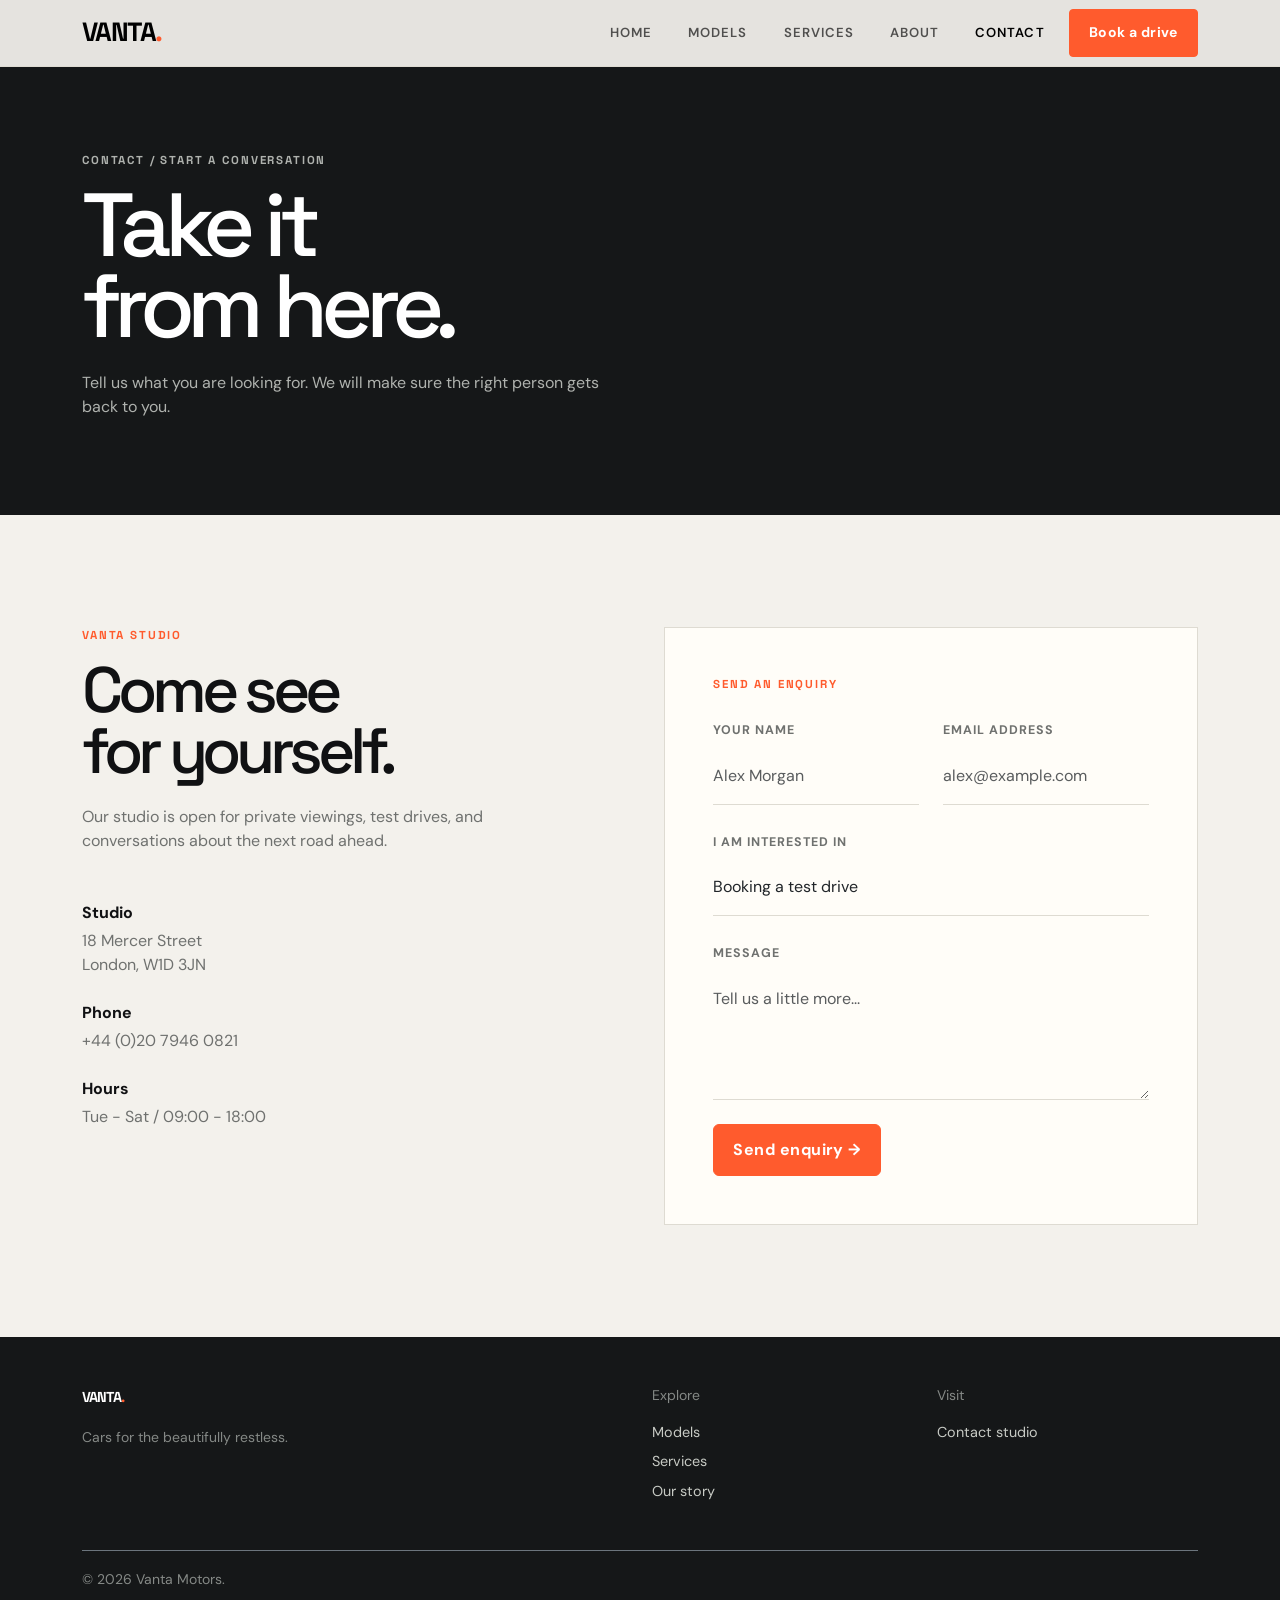
<file: contact.html>
<!doctype html>
<html lang="en"><head><meta charset="utf-8"><meta name="viewport" content="width=device-width, initial-scale=1"><title>Contact | Vanta Motors</title><link href="https://cdn.jsdelivr.net/npm/bootstrap@5.3.3/dist/css/bootstrap.min.css" rel="stylesheet"><link rel="stylesheet" href="style.css"></head><body>
<nav class="navbar navbar-expand-lg fixed-top"><div class="container"><a class="navbar-brand" href="index.html">VANTA<span>.</span></a><button class="navbar-toggler" type="button" data-bs-toggle="collapse" data-bs-target="#nav"><span class="navbar-toggler-icon"></span></button><div class="collapse navbar-collapse" id="nav"><ul class="navbar-nav ms-auto align-items-lg-center"><li><a class="nav-link" href="index.html">Home</a></li><li><a class="nav-link" href="models.html">Models</a></li><li><a class="nav-link" href="services.html">Services</a></li><li><a class="nav-link" href="about.html">About</a></li><li><a class="nav-link active" href="contact.html">Contact</a></li><li class="ms-lg-3 mt-2 mt-lg-0"><a class="btn btn-accent btn-sm" href="contact.html">Book a drive</a></li></ul></div></div></nav>
<main><header class="page-hero"><div class="container"><p class="eyebrow">Contact / start a conversation</p><h1>Take it<br>from here.</h1><p class="mt-4">Tell us what you are looking for. We will make sure the right person gets back to you.</p></div></header><section class="section"><div class="container"><div class="row g-5"><div class="col-lg-5"><p class="eyebrow">Vanta studio</p><h2>Come see<br>for yourself.</h2><p class="section-lead mt-4">Our studio is open for private viewings, test drives, and conversations about the next road ahead.</p><div class="mt-5"><p class="mb-1"><strong>Studio</strong></p><p class="section-lead">18 Mercer Street<br>London, W1D 3JN</p><p class="mb-1 mt-4"><strong>Phone</strong></p><p class="section-lead">+44 (0)20 7946 0821</p><p class="mb-1 mt-4"><strong>Hours</strong></p><p class="section-lead">Tue - Sat / 09:00 - 18:00</p></div></div><div class="col-lg-6 offset-lg-1"><form class="contact-panel"><p class="eyebrow mb-4">Send an enquiry</p><div class="row g-4"><div class="col-md-6"><label class="form-label" for="name">Your name</label><input class="form-control" id="name" type="text" placeholder="Alex Morgan"></div><div class="col-md-6"><label class="form-label" for="email">Email address</label><input class="form-control" id="email" type="email" placeholder="alex@example.com"></div><div class="col-12"><label class="form-label" for="interest">I am interested in</label><select class="form-select" id="interest"><option>Booking a test drive</option><option>V8 / Carbon</option><option>R1 / Roadster</option><option>S / Quiet storm</option><option>Vanta service</option></select></div><div class="col-12"><label class="form-label" for="message">Message</label><textarea class="form-control" id="message" rows="4" placeholder="Tell us a little more..."></textarea></div><div class="col-12"><button class="btn btn-accent" type="submit">Send enquiry &rarr;</button></div></div></form></div></div></div></section></main>
<footer class="footer"><div class="container"><div class="row g-4"><div class="col-md-6"><a class="navbar-brand text-white" href="index.html">VANTA<span>.</span></a><p class="mt-3 mb-0"><small>Cars for the beautifully restless.</small></p></div><div class="col-6 col-md-3"><small class="d-block mb-3">Explore</small><a class="d-block mb-2" href="models.html">Models</a><a class="d-block mb-2" href="services.html">Services</a><a class="d-block" href="about.html">Our story</a></div><div class="col-6 col-md-3"><small class="d-block mb-3">Visit</small><a class="d-block" href="contact.html">Contact studio</a></div></div><div class="border-top border-secondary mt-5 pt-3"><small>© 2026 Vanta Motors.</small></div></div></footer><script src="https://cdn.jsdelivr.net/npm/bootstrap@5.3.3/dist/js/bootstrap.bundle.min.js"></script></body></html>
</file>
<file: style.css>
@import url('https://fonts.googleapis.com/css2?family=DM+Sans:wght@400;500;600;700&family=Space+Grotesk:wght@400;500;600;700&display=swap');

:root {
  --ink: #101113;
  --muted: #6f716f;
  --paper: #f3f1ec;
  --white: #fffdf8;
  --line: #dedbd2;
  --accent: #ff5b2d;
  --accent-dark: #d9431b;
  --night: #151718;
}

* { box-sizing: border-box; }
body { background: var(--paper); color: var(--ink); font-family: 'DM Sans', sans-serif; }
h1, h2, h3, h4, .navbar-brand, .eyebrow, .display-number { font-family: 'Space Grotesk', sans-serif; }
a { color: inherit; text-decoration: none; }
.navbar { background: rgba(243, 241, 236, .94); backdrop-filter: blur(14px); border-bottom: 1px solid var(--line); }
.navbar-brand { letter-spacing: -.06em; font-weight: 700; font-size: 1.65rem; }
.navbar-brand span { color: var(--accent); }
.nav-link { font-size: .82rem; font-weight: 600; letter-spacing: .08em; text-transform: uppercase; margin-left: 1.25rem; }
.nav-link:hover, .nav-link.active { color: var(--accent); }
.btn-accent { background: var(--accent); border: 1px solid var(--accent); color: #fff; padding: .8rem 1.2rem; font-weight: 700; letter-spacing: .03em; }
.btn-accent:hover { background: var(--accent-dark); border-color: var(--accent-dark); color: #fff; }
.btn-outline-ink { border: 1px solid var(--ink); color: var(--ink); padding: .8rem 1.2rem; font-weight: 700; }
.btn-outline-ink:hover { background: var(--ink); color: var(--white); }
.eyebrow { color: var(--accent); font-size: .72rem; font-weight: 700; letter-spacing: .16em; text-transform: uppercase; }
.page-hero { padding: 9.5rem 0 5rem; background: var(--night); color: #fff; }
.page-hero h1 { font-size: clamp(3rem, 7vw, 6.5rem); letter-spacing: -.08em; line-height: .9; max-width: 760px; }
.page-hero p { color: #afb2ae; max-width: 530px; }
.hero-home { min-height: 92vh; padding: 9rem 0 4rem; display: flex; align-items: flex-end; color: #fff; position: relative; overflow: hidden; background: linear-gradient(90deg, rgba(10,11,11,.88) 0%, rgba(10,11,11,.35) 58%, rgba(10,11,11,.1)), url('https://images.unsplash.com/photo-1503376780353-7e6692767b70?auto=format&fit=crop&w=2200&q=85') center/cover; }
.hero-home h1 { font-size: clamp(3.5rem, 8vw, 8.5rem); line-height: .85; letter-spacing: -.1em; max-width: 800px; }
.hero-home p { color: #d2d3cf; max-width: 460px; font-size: 1.1rem; }
.hero-meta { border-top: 1px solid rgba(255,255,255,.28); margin-top: 3rem; padding-top: 1rem; color: #d2d3cf; font-size: .76rem; letter-spacing: .12em; text-transform: uppercase; }
.section { padding: 7rem 0; }
.section-dark { background: var(--night); color: #fff; }
.section h2 { font-size: clamp(2.4rem, 5vw, 5rem); line-height: .95; letter-spacing: -.08em; }
.section-lead { color: var(--muted); max-width: 530px; }
.section-dark .section-lead { color: #afb2ae; }
.image-frame { overflow: hidden; background: #d8d5cc; }
.image-frame img { width: 100%; height: 100%; object-fit: cover; transition: transform .6s ease; }
.image-frame:hover img { transform: scale(1.04); }
.feature-image { height: 540px; }
.stat { border-top: 1px solid var(--line); padding-top: 1rem; }
.stat strong { font: 600 clamp(2.2rem, 4vw, 4rem) 'Space Grotesk', sans-serif; display: block; letter-spacing: -.08em; }
.stat span { color: var(--muted); font-size: .8rem; text-transform: uppercase; letter-spacing: .1em; }
.model-card { border-top: 1px solid var(--line); padding-top: 1rem; height: 100%; }
.model-card .image-frame { height: 290px; margin: 1rem 0 1.25rem; }
.model-card h3 { font-size: 1.6rem; letter-spacing: -.06em; }
.model-card p { color: var(--muted); }
.model-tag { color: var(--accent); font-size: .7rem; font-weight: 700; letter-spacing: .13em; text-transform: uppercase; }
.feature-row { border-top: 1px solid rgba(255,255,255,.2); padding: 1.25rem 0; }
.feature-row h3 { font-size: 1.15rem; }
.feature-row p { color: #a7aaa6; margin-bottom: 0; font-size: .92rem; }
.service-item { border-top: 1px solid var(--line); padding: 1.5rem 0; }
.service-item .display-number { color: var(--accent); font-size: .85rem; }
.service-item h3 { font-size: 1.6rem; letter-spacing: -.05em; }
.service-item p { color: var(--muted); max-width: 500px; }
.contact-panel { background: var(--white); border: 1px solid var(--line); padding: clamp(1.5rem, 4vw, 3rem); }
.form-control, .form-select { background: transparent; border: 0; border-bottom: 1px solid var(--line); border-radius: 0; padding: 1rem 0; }
.form-control:focus, .form-select:focus { box-shadow: none; border-color: var(--accent); background: transparent; }
.form-label { color: var(--muted); font-size: .78rem; font-weight: 700; letter-spacing: .08em; text-transform: uppercase; }
.footer { background: var(--night); color: #fff; padding: 3rem 0 1.5rem; }
.footer small { color: #858986; }
.footer a { color: #c8cbc5; font-size: .9rem; }
.footer a:hover { color: var(--accent); }
.quote { font: 500 clamp(1.8rem, 4vw, 3.8rem) 'Space Grotesk', sans-serif; letter-spacing: -.07em; line-height: 1; }
.timeline { border-left: 1px solid var(--accent); padding-left: 2rem; }
.timeline article { margin-bottom: 2.5rem; }
.timeline h3 { font-size: 1.4rem; }
.timeline p { color: var(--muted); }
@media (max-width: 991px) { .nav-link { margin: .4rem 0; } .hero-home { min-height: 85vh; } }
@media (max-width: 575px) { .section { padding: 4.5rem 0; } .feature-image { height: 360px; } .hero-home h1 { font-size: 4rem; } }
</file>
